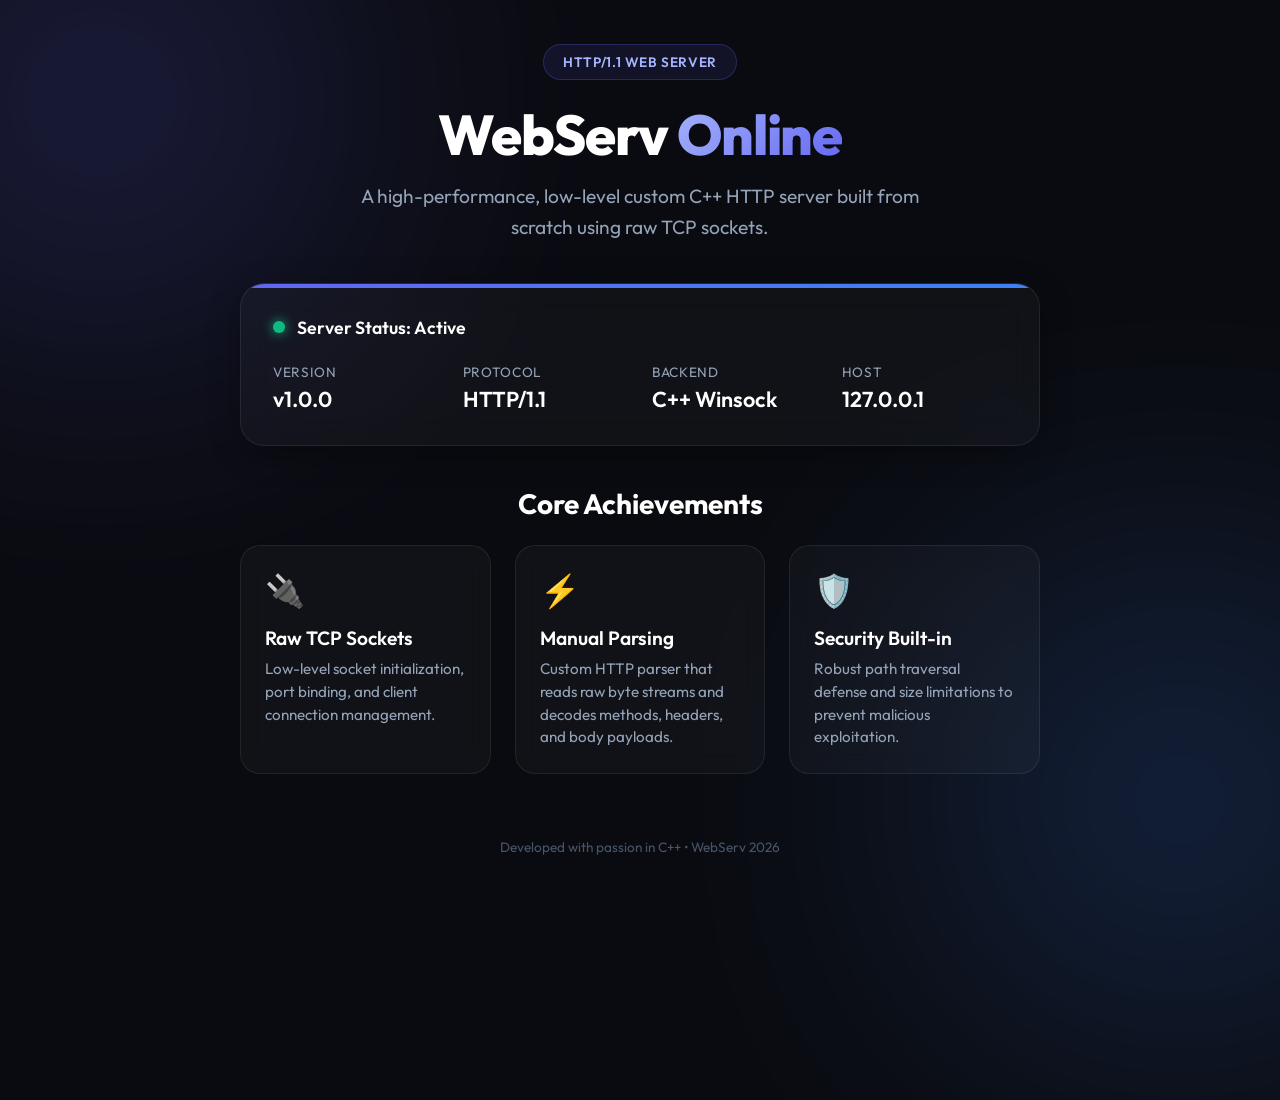
<file: public/index.html>
<!DOCTYPE html>
<html lang="en">
<head>
    <meta charset="UTF-8">
    <meta name="viewport" content="width=device-width, initial-scale=1.0">
    <title>WebServ - Custom HTTP Server</title>
    <link rel="preconnect" href="https://fonts.googleapis.com">
    <link rel="preconnect" href="https://fonts.gstatic.com" crossorigin>
    <link href="https://fonts.googleapis.com/css2?family=Outfit:wght@300;400;600;800&display=swap" rel="stylesheet">
    <link rel="stylesheet" href="style.css">
</head>
<body>
    <div class="background-glow glow-1"></div>
    <div class="background-glow glow-2"></div>
    
    <main class="container">
        <header class="hero-section">
            <div class="badge">HTTP/1.1 Web Server</div>
            <h1>WebServ <span class="accent-text">Online</span></h1>
            <p class="subtitle">A high-performance, low-level custom C++ HTTP server built from scratch using raw TCP sockets.</p>
        </header>

        <section class="status-card">
            <div class="status-header">
                <span class="status-indicator-dot pulsating"></span>
                <span class="status-title">Server Status: Active</span>
            </div>
            
            <div class="stats-grid">
                <div class="stat-box">
                    <span class="stat-label">Version</span>
                    <span class="stat-value">v1.0.0</span>
                </div>
                <div class="stat-box">
                    <span class="stat-label">Protocol</span>
                    <span class="stat-value">HTTP/1.1</span>
                </div>
                <div class="stat-box">
                    <span class="stat-label">Backend</span>
                    <span class="stat-value">C++ Winsock</span>
                </div>
                <div class="stat-box">
                    <span class="stat-label">Host</span>
                    <span class="stat-value">127.0.0.1</span>
                </div>
            </div>
        </section>

        <section class="features-section">
            <h2>Core Achievements</h2>
            <div class="features-grid">
                <div class="feature-card">
                    <div class="feature-icon">🔌</div>
                    <h3>Raw TCP Sockets</h3>
                    <p>Low-level socket initialization, port binding, and client connection management.</p>
                </div>
                <div class="feature-card">
                    <div class="feature-icon">⚡</div>
                    <h3>Manual Parsing</h3>
                    <p>Custom HTTP parser that reads raw byte streams and decodes methods, headers, and body payloads.</p>
                </div>
                <div class="feature-card">
                    <div class="feature-icon">🛡️</div>
                    <h3>Security Built-in</h3>
                    <p>Robust path traversal defense and size limitations to prevent malicious exploitation.</p>
                </div>
            </div>
        </section>

        <footer>
            <p>Developed with passion in C++ • WebServ 2026</p>
        </footer>
    </main>
</body>
</html>
</file>
<file: public/style.css>
:root {
    --bg-dark: #0a0b10;
    --card-bg: rgba(255, 255, 255, 0.03);
    --card-border: rgba(255, 255, 255, 0.08);
    --text-primary: #ffffff;
    --text-secondary: #94a3b8;
    --accent: #6366f1;
    --accent-glow: rgba(99, 102, 241, 0.15);
    --success: #10b981;
    --success-glow: rgba(16, 185, 129, 0.2);
}

* {
    margin: 0;
    padding: 0;
    box-sizing: border-box;
}

body {
    font-family: 'Outfit', sans-serif;
    background-color: var(--bg-dark);
    color: var(--text-primary);
    min-height: 100vh;
    display: flex;
    justify-content: center;
    align-items: center;
    overflow-x: hidden;
    position: relative;
    padding: 2rem 1rem;
}

/* Background Glow Effects */
.background-glow {
    position: absolute;
    width: 600px;
    height: 600px;
    border-radius: 50%;
    filter: blur(140px);
    z-index: 0;
    opacity: 0.45;
    pointer-events: none;
}

.glow-1 {
    background: radial-gradient(circle, var(--accent) 0%, transparent 70%);
    top: -200px;
    left: -200px;
}

.glow-2 {
    background: radial-gradient(circle, #3b82f6 0%, transparent 70%);
    bottom: -200px;
    right: -200px;
}

/* Container */
.container {
    width: 100%;
    max-width: 800px;
    z-index: 1;
    position: relative;
    display: flex;
    flex-direction: column;
    gap: 2.5rem;
}

/* Hero Section */
.hero-section {
    text-align: center;
}

.badge {
    display: inline-block;
    padding: 0.5rem 1.2rem;
    background: rgba(99, 102, 241, 0.1);
    border: 1px solid rgba(99, 102, 241, 0.25);
    border-radius: 50px;
    color: #a5b4fc;
    font-weight: 600;
    font-size: 0.85rem;
    letter-spacing: 0.05em;
    margin-bottom: 1.5rem;
    text-transform: uppercase;
}

h1 {
    font-size: 3.5rem;
    font-weight: 800;
    letter-spacing: -0.02em;
    margin-bottom: 1rem;
    line-height: 1.1;
}

.accent-text {
    background: linear-gradient(135deg, #a5b4fc 0%, var(--accent) 100%);
    -webkit-background-clip: text;
    -webkit-text-fill-color: transparent;
}

.subtitle {
    color: var(--text-secondary);
    font-size: 1.2rem;
    max-width: 600px;
    margin: 0 auto;
    line-height: 1.6;
}

/* Status Card */
.status-card {
    background: var(--card-bg);
    border: 1px solid var(--card-border);
    backdrop-filter: blur(16px);
    border-radius: 24px;
    padding: 2rem;
    box-shadow: 0 8px 32px 0 rgba(0, 0, 0, 0.3);
    position: relative;
    overflow: hidden;
}

.status-card::before {
    content: '';
    position: absolute;
    top: 0;
    left: 0;
    width: 100%;
    height: 4px;
    background: linear-gradient(90deg, var(--accent), #3b82f6);
}

.status-header {
    display: flex;
    align-items: center;
    gap: 0.75rem;
    margin-bottom: 1.5rem;
    font-weight: 600;
    font-size: 1.1rem;
}

.status-indicator-dot {
    width: 12px;
    height: 12px;
    border-radius: 50%;
    background-color: var(--success);
    box-shadow: 0 0 12px var(--success);
}

.pulsating {
    animation: pulse 2s infinite alternate;
}

@keyframes pulse {
    0% {
        transform: scale(0.9);
        box-shadow: 0 0 4px var(--success);
    }
    100% {
        transform: scale(1.1);
        box-shadow: 0 0 16px var(--success);
    }
}

.stats-grid {
    display: grid;
    grid-template-columns: repeat(auto-fit, minmax(140px, 1fr));
    gap: 1.5rem;
}

.stat-box {
    display: flex;
    flex-direction: column;
    gap: 0.25rem;
}

.stat-label {
    font-size: 0.85rem;
    color: var(--text-secondary);
    text-transform: uppercase;
    letter-spacing: 0.05em;
}

.stat-value {
    font-size: 1.35rem;
    font-weight: 600;
}

/* Features Grid */
.features-section h2 {
    font-size: 1.75rem;
    font-weight: 700;
    margin-bottom: 1.5rem;
    text-align: center;
}

.features-grid {
    display: grid;
    grid-template-columns: repeat(auto-fit, minmax(220px, 1fr));
    gap: 1.5rem;
}

.feature-card {
    background: var(--card-bg);
    border: 1px solid var(--card-border);
    backdrop-filter: blur(12px);
    border-radius: 20px;
    padding: 1.5rem;
    transition: all 0.3s cubic-bezier(0.4, 0, 0.2, 1);
}

.feature-card:hover {
    transform: translateY(-5px);
    border-color: rgba(99, 102, 241, 0.4);
    box-shadow: 0 10px 30px -10px var(--accent-glow);
}

.feature-icon {
    font-size: 2rem;
    margin-bottom: 1rem;
}

.feature-card h3 {
    font-size: 1.2rem;
    font-weight: 600;
    margin-bottom: 0.5rem;
}

.feature-card p {
    color: var(--text-secondary);
    font-size: 0.95rem;
    line-height: 1.5;
}

/* Footer */
footer {
    text-align: center;
    color: #475569;
    font-size: 0.85rem;
    margin-top: 1.5rem;
}

/* Responsive Styles */
@media (max-width: 600px) {
    h1 {
        font-size: 2.5rem;
    }
    .stats-grid {
        grid-template-columns: 1fr 1fr;
    }
}
</file>
